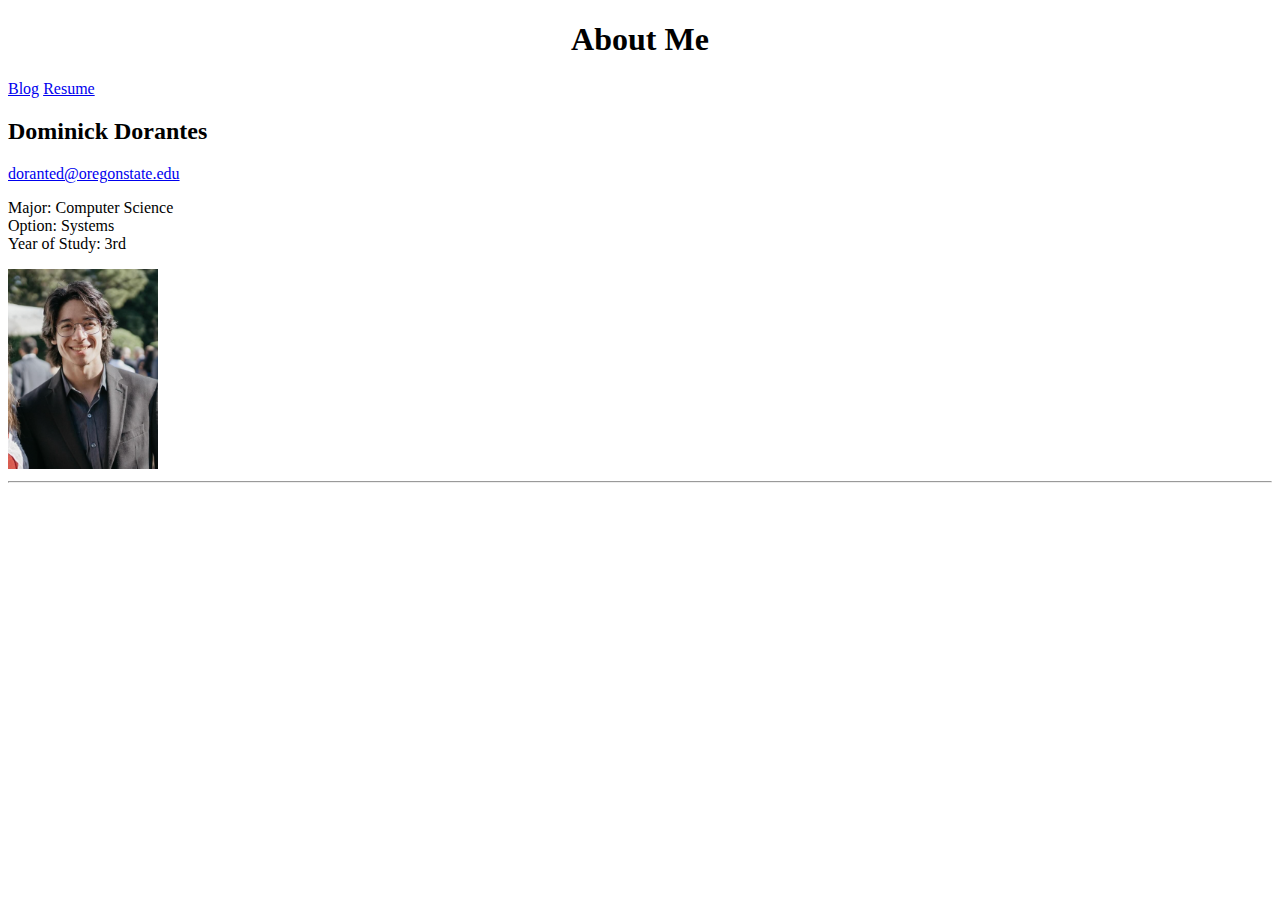
<file: index.html>
<!DOCTYPE html>
<html lang="en">
<head>
    <meta charset="UTF-8">
    <meta name="viewport" content="width=device-width, initial-scale=1.0">
    <title>About Me</title>
</head>
<body>
    <center>
    <h1>About Me</h1>
    </center>

    <!-- blog.html link, not sure where i want to put this yet-->
     <a href="blog.html">Blog</a>
     <a href="dorantes-resume.pdf">Resume</a>
    
    <!-- My Information -->
    <h2>Dominick Dorantes</h2>

        <a href= "mailto:doranted@oregonstate.edu">doranted@oregonstate.edu</a>

        <p>
            Major: Computer Science <br> Option: Systems <br> Year of Study: 3rd 
        </p>
        
        <img src="me.png" alt="picture of me" width="150" height="200" />
        <hr />
</body>
</html>
</file>
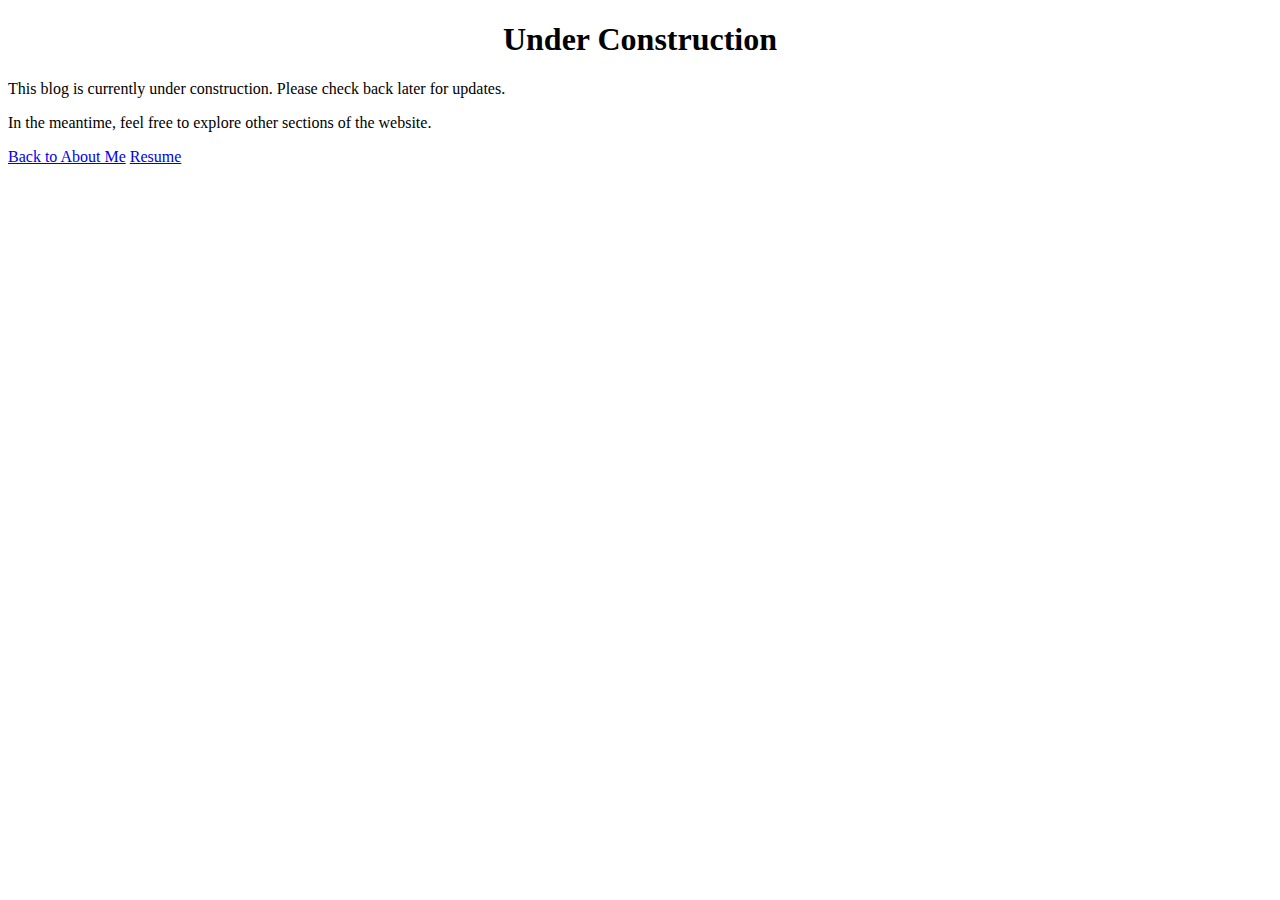
<file: blog.html>
<!DOCTYPE html>
<html lang="en">
<head>
    <meta charset="UTF-8">
    <meta name="viewport" content="width=device-width, initial-scale=1.0">
    <title>Blog</title>
</head>
<body>
    <center>
    <h1>Under Construction</h1>
    </center>
    <p>
        This blog is currently under construction. Please check back later for updates.
    </p>
    <p>
        In the meantime, feel free to explore other sections of the website.
    </p>
    <a href="index.html">Back to About Me</a>
    <a href="dorantes-resume.pdf">Resume</a>
</body>
</html>
</file>
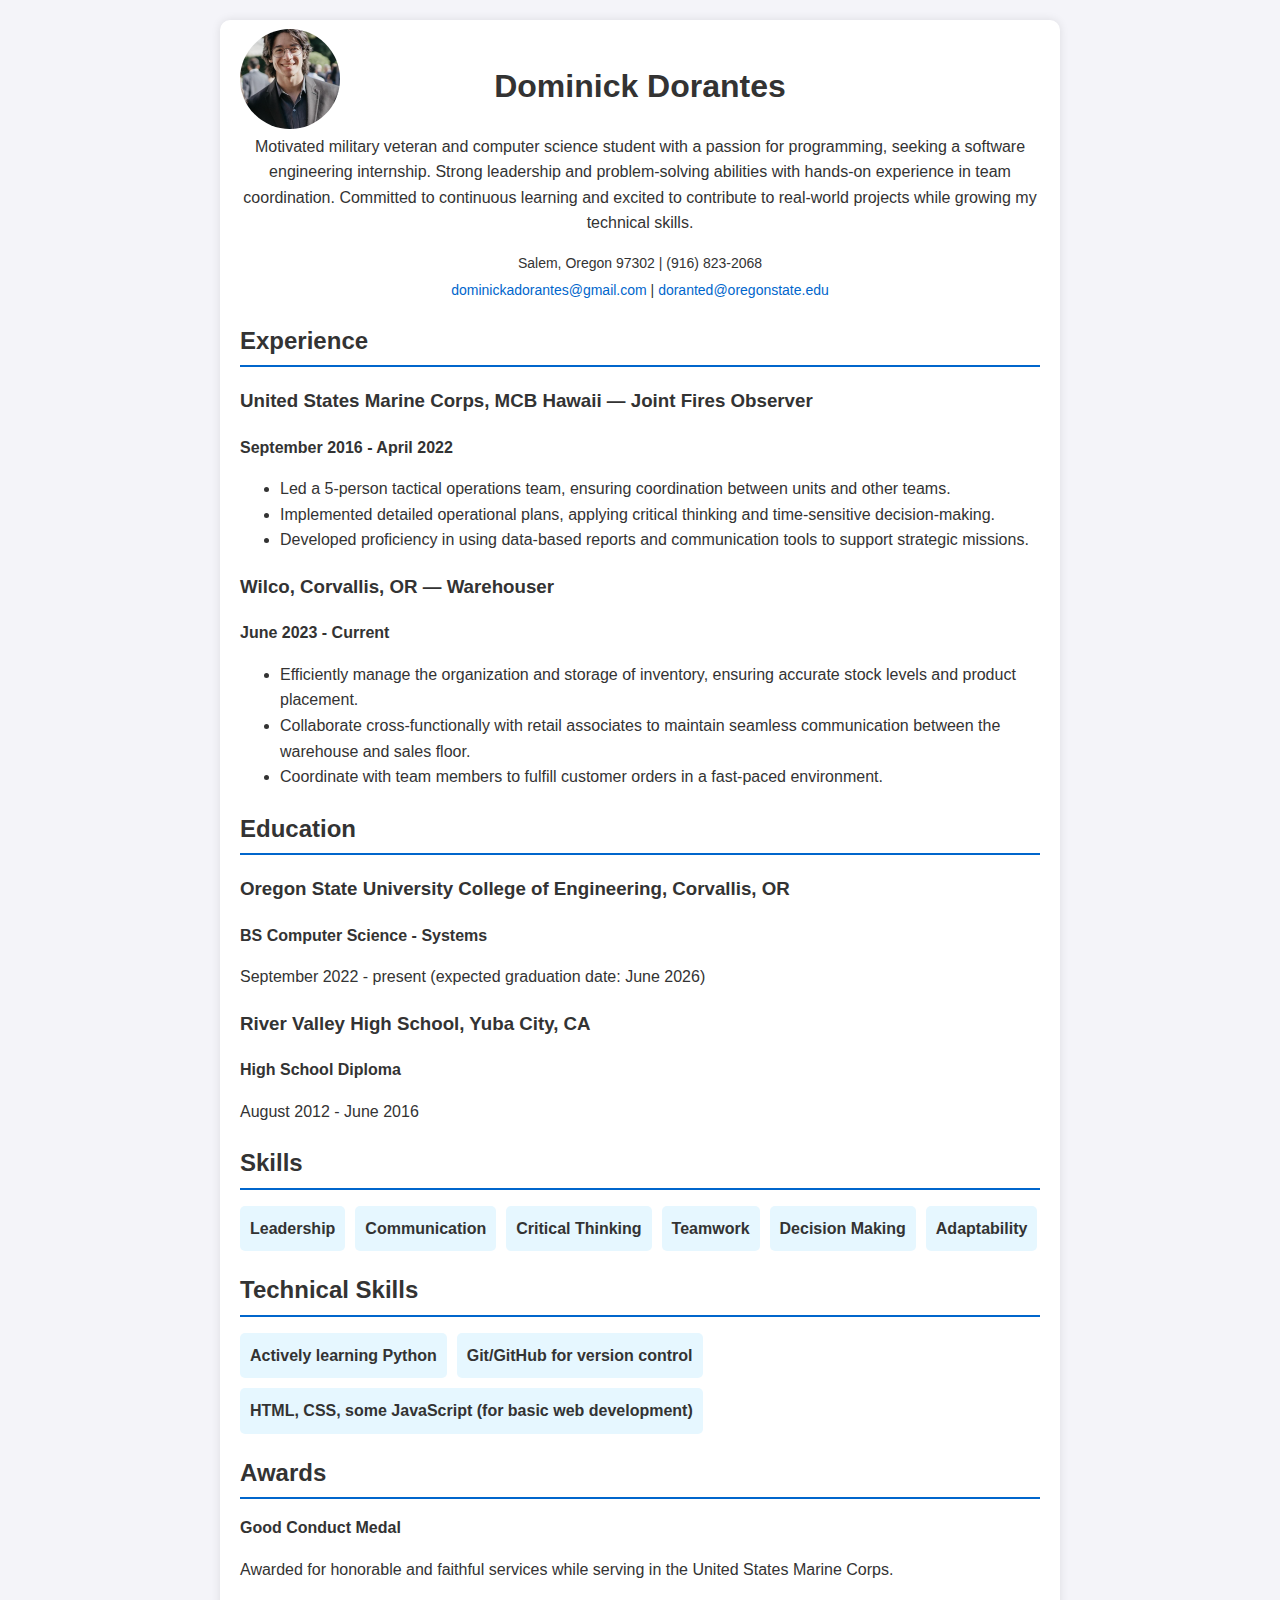
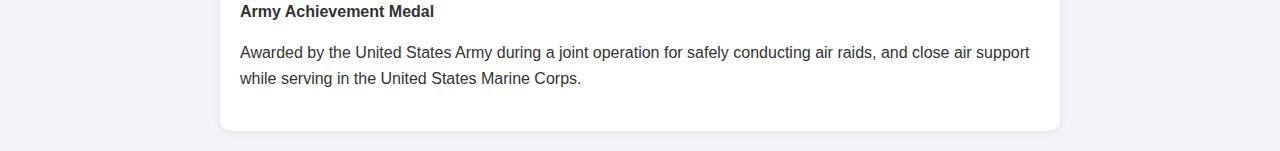
<file: resume.html>
<!DOCTYPE html>
<html lang="en">

<head>
  <meta charset="UTF-8">
  <meta name="viewport" content="width=device-width, initial-scale=1.0">
  <title>Dominick Dorantes - Resume</title>
  <link rel="stylesheet" href="resume.css">
</head>

<body>
  <div class="container">
    <header>
      <div class="header-content">
        <img src="me.png" alt="Dominick Dorantes" class="profile-pic">
        <h1>Dominick Dorantes</h1>
      </div>
      <p>Motivated military veteran and computer science student with a passion for programming, seeking a software engineering internship. Strong leadership and problem-solving abilities with hands-on experience in team coordination. Committed to continuous learning and excited to contribute to real-world projects while growing my technical skills.</p>
      <div class="contact-info">
        <p>Salem, Oregon 97302 | (916) 823-2068</p>
        <p><a href="mailto:dominickadorantes@gmail.com">dominickadorantes@gmail.com</a> | <a href="mailto:doranted@oregonstate.edu">doranted@oregonstate.edu</a></p>
      </div>
    </header>

    <section class="section">
      <h2>Experience</h2>
      <div class="entry">
        <h3>United States Marine Corps, MCB Hawaii — Joint Fires Observer</h3>
        <p><strong>September 2016 - April 2022</strong></p>
        <ul>
          <li>Led a 5-person tactical operations team, ensuring coordination between units and other teams.</li>
          <li>Implemented detailed operational plans, applying critical thinking and time-sensitive decision-making.</li>
          <li>Developed proficiency in using data-based reports and communication tools to support strategic missions.</li>
        </ul>
      </div>

      <div class="entry">
        <h3>Wilco, Corvallis, OR — Warehouser</h3>
        <p><strong>June 2023 - Current</strong></p>
        <ul>
          <li>Efficiently manage the organization and storage of inventory, ensuring accurate stock levels and product placement.</li>
          <li>Collaborate cross-functionally with retail associates to maintain seamless communication between the warehouse and sales floor.</li>
          <li>Coordinate with team members to fulfill customer orders in a fast-paced environment.</li>
        </ul>
      </div>
    </section>

    <section class="section">
      <h2>Education</h2>
      <div class="entry">
        <h3>Oregon State University College of Engineering, Corvallis, OR</h3>
        <p><strong>BS Computer Science - Systems</strong></p>
        <p>September 2022 - present (expected graduation date: June 2026)</p>
      </div>

      <div class="entry">
        <h3>River Valley High School, Yuba City, CA</h3>
        <p><strong>High School Diploma</strong></p>
        <p>August 2012 - June 2016</p>
      </div>
    </section>

    <section class="section">
      <h2>Skills</h2>
      <ul class="skills-list">
        <li>Leadership</li>
        <li>Communication</li>
        <li>Critical Thinking</li>
        <li>Teamwork</li>
        <li>Decision Making</li>
        <li>Adaptability</li>
      </ul>
    </section>

    <section class="section">
      <h2>Technical Skills</h2>
      <ul class="skills-list">
        <li>Actively learning Python</li>
        <li>Git/GitHub for version control</li>
        <li>HTML, CSS, some JavaScript (for basic web development)</li>
      </ul>
    </section>

    <section class="section">
      <h2>Awards</h2>
      <div class="entry">
        <p><strong>Good Conduct Medal</strong></p>
        <p>Awarded for honorable and faithful services while serving in the United States Marine Corps.</p>
      </div>

      <div class="entry">
        <p><strong>Army Achievement Medal</strong></p>
        <p>Awarded by the United States Army during a joint operation for safely conducting air raids, and close air support while serving in the United States Marine Corps.</p>
      </div>
    </section>
  </div>
</body>

</html>
</file>
<file: resume.css>
body {
  font-family: Arial, sans-serif;
  line-height: 1.6;
  margin: 0;
  padding: 0;
  background-color: #f4f4f9;
  color: #333;
}

.container {
  max-width: 800px;
  margin: 20px auto;
  padding: 20px;
  background-color: #fff;
  border-radius: 10px;
  box-shadow: 0 0 10px rgba(0, 0, 0, 0.1);
}

.header-content {
  display: flex;
  align-items: center; /* Vertically centers the image and text */
  justify-content: center; /* Centers the entire content */
  position: relative;
}

.profile-pic {
  width: 100px;
  height: 100px;
  border-radius: 50%;
  object-fit: cover;
  position: absolute; /* Keep the picture "floating" in its place */
  left: 0; /* Position the picture at the left */
}

header {
  text-align: center;
  margin-bottom: 20px;
}

h1 {
  font-size: 32px;
  margin-bottom: 5px;
}

.contact-info p {
  margin: 5px 0;
  font-size: 14px;
}

a {
  color: #0066cc;
  text-decoration: none;
}

a:hover {
  text-decoration: underline;
}

.section {
  margin-bottom: 20px;
}

h2 {
  border-bottom: 2px solid #0066cc;
  padding-bottom: 5px;
  margin-bottom: 10px;
}

.entry {
  margin-bottom: 10px;
}

.skills-list {
  display: flex;
  flex-wrap: wrap;
  gap: 10px;
  list-style-type: none;
  padding: 0;
}

.skills-list li {
  background-color: #e6f7ff;
  padding: 10px;
  border-radius: 5px;
  font-weight: bold;
}
</file>
